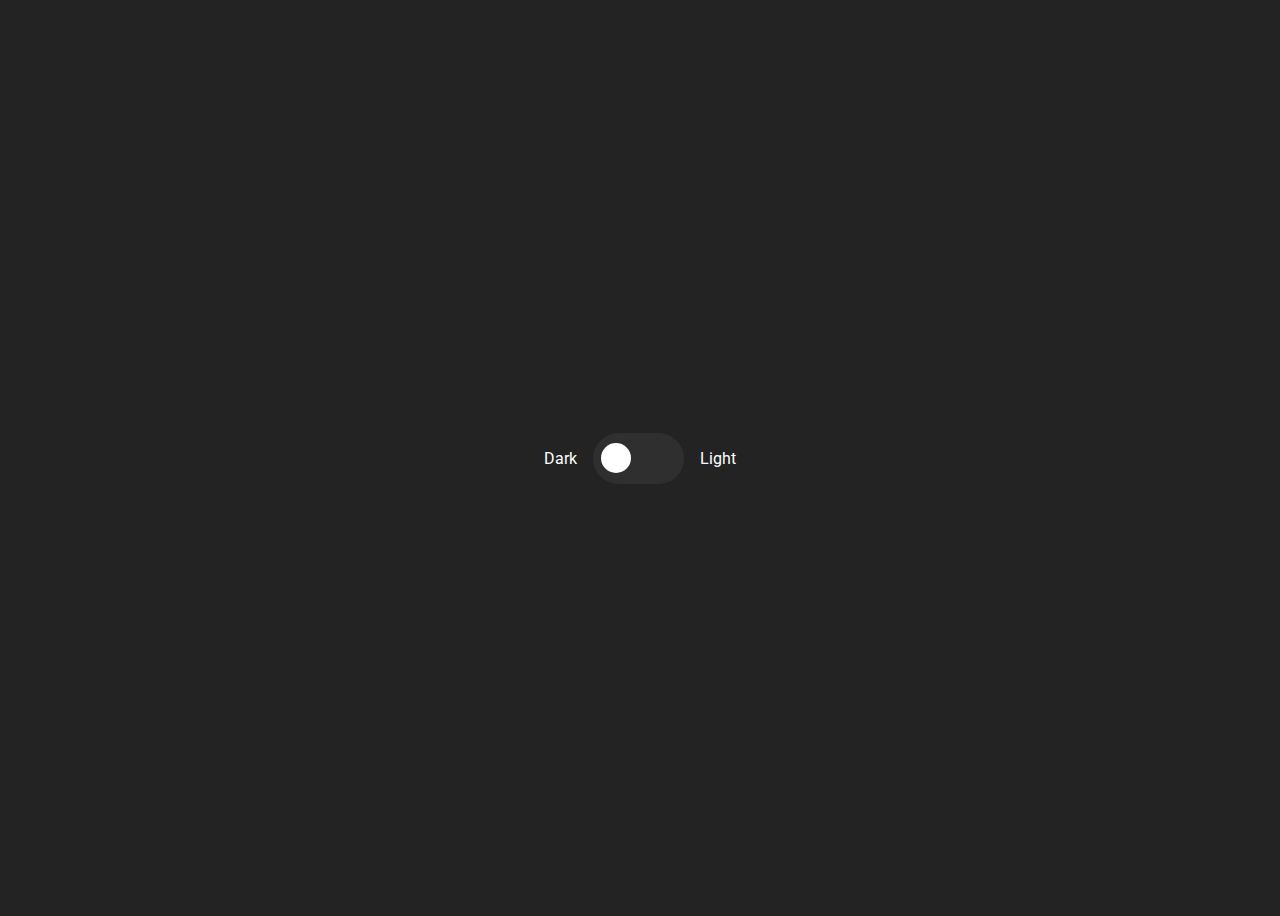
<file: c2/index.html>
<!DOCTYPE html>
<html lang="en">
<head>
    <meta charset="UTF-8">
    <meta http-equiv="X-UA-Compatible" content="IE=edge">
    <meta name="viewport" content="width=device-width, initial-scale=1.0">
    <title>Light and Dark</title>
    <link rel="preconnect" href="https://fonts.googleapis.com">
    <link rel="preconnect" href="https://fonts.gstatic.com" crossorigin>
    <link href="https://fonts.googleapis.com/css2?family=Roboto:wght@300&display=swap" rel="stylesheet">
    <link rel="stylesheet" href="css/main.css">
</head>
<body>

    <div class="container">
        <p class="label">Dark</p>
        <div class="switch" id="switch">
            <div class="handle" id="handle"></div>
        </div>
        <p class="label">Light</p>
    </div>

    <script>
        const switchBtn = document.getElementById('switch')
        const handle = document.getElementById('handle')
        let switchStatus = false;

        switchBtn.addEventListener('click', toggleMode)

        function toggleMode(){
            if(!switchStatus){
                document.documentElement.style.setProperty('--background-color', 'white');
                document.documentElement.style.setProperty('--text-color', 'black');
                handle.classList.add('move-right')
                switchStatus = true
            }else {
                document.documentElement.style.setProperty('--background-color', '#232323');
                document.documentElement.style.setProperty('--text-color', 'white');
                handle.classList.remove('move-right')
                switchStatus = false
            }
        }
    </script>
</body>
</html>
</file>
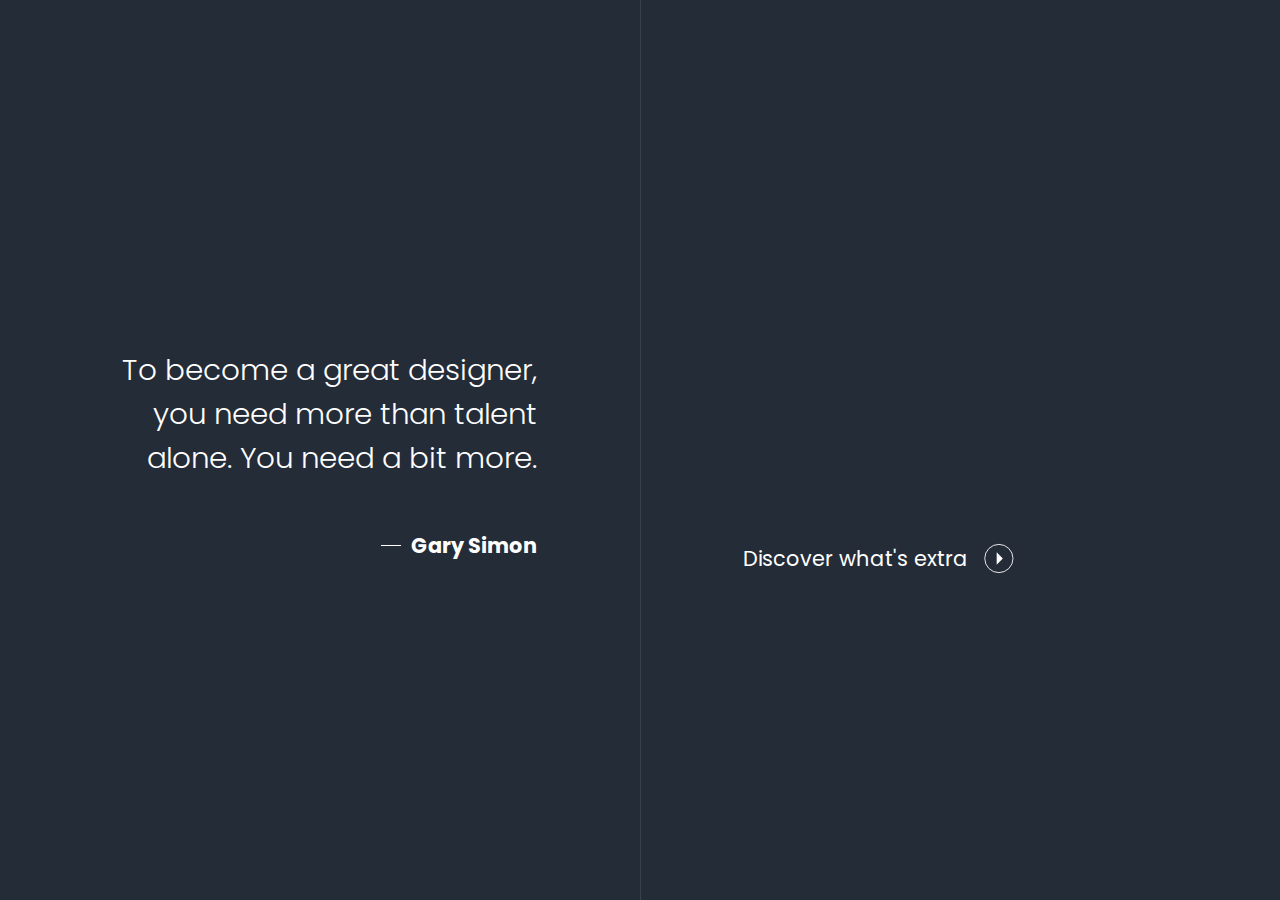
<file: c4/index.html>
<!DOCTYPE html>
<html lang="en">
<head>
    <meta charset="UTF-8">
    <meta http-equiv="X-UA-Compatible" content="IE=edge">
    <meta name="viewport" content="width=device-width, initial-scale=1.0">
    <title>Document</title>
    <link rel="preconnect" href="https://fonts.googleapis.com">
    <link rel="preconnect" href="https://fonts.gstatic.com" crossorigin>
    <link href="https://fonts.googleapis.com/css2?family=Poppins:wght@300;700&display=swap" rel="stylesheet">
    <link rel="stylesheet" href="css/main.css">
</head>
<body>

    <div class="container">
        <div class="left">
            <div class="inner">
                <p class="quote">To become a great designer, you need more than talent alone. You need a bit more.</p>
                <p class="auth">Gary Simon</p>
            </div>
        </div>
        <div class="right">
            <div class="inner">
                <div class="mask mask1">
                    <a href="#" class="cta">
                        <span>Discover what's extra</span>
                        
                        <svg viewBox="0 0 34 34" fill="none" xmlns="http://www.w3.org/2000/svg">
                            <circle cx="16.8571" cy="16.9966" r="16.0034" fill="#242C38" stroke="white"/>
                            <path d="M14.3642 23.9824V10.0107L21.3501 16.9965L14.3642 23.9824Z" fill="white"/>
                        </svg>
                    </a>
                </div>

                <div class="mask">
                    <ul>
                        <li>Dedication</li>
                        <li>Consistency</li>
                        <li>Perseverance</li>
                        <li>Grit</li>
                        <li class="back">+a little bit of insanity</li>
                    </ul>
                </div>
            </div>
        </div>
    </div>


    <script>
        const cta = document.querySelector('.cta');
        const details = document.querySelector('ul');
        const back = document.querySelector('.back');
        let showDetails = false;

        function detailPanel(){
            if(!showDetails){
                cta.style.transform = 'translateX(110%)';
                details.style.transform = 'translateX(0)';
                showDetails = true;
            }else {
                cta.style.transform = 'translateX(0)';
                details.style.transform = 'translateX(-100%)';
                showDetails = false;
            }
        }

        cta.addEventListener('click', () => {
            detailPanel();
        });
        back.addEventListener('click', () => {
            detailPanel();
        });
    </script>
    
</body>
</html>
</file>
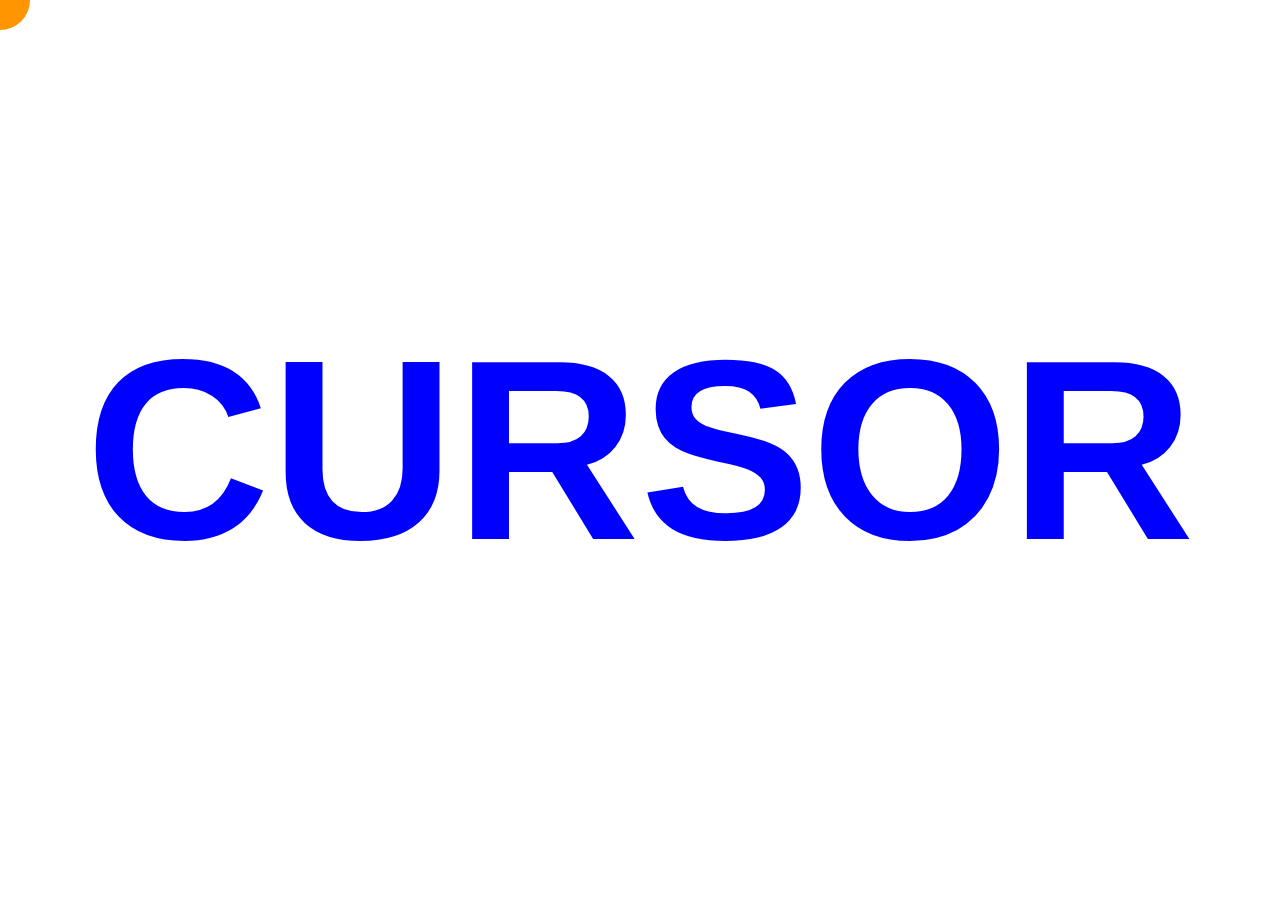
<file: c5/index.html>
<!DOCTYPE html>
<html lang="en">
<head>
    <meta charset="UTF-8">
    <meta name="viewport" content="width=device-width, initial-scale=1.0">
    <title>Document</title>
    <link rel="stylesheet" href="css/main.css">
</head>
<body>
    <div id="cursor"></div>

    <h1>CURSOR</h1>

   <script>
    const cursor = document.getElementById('cursor');


    let settings = {
        mouseX: 0,
        mouseY: 0,
        xPos: 0,
        yPos: 0,
        speed: 15
    }

    let cursorWidth = cursor.offsetWidth
    let cursorHeight = cursor.offsetHeight

    function animate(){

        settings.xPos += (settings.mouseX - settings.xPos) / settings.speed;
        settings.yPos += (settings.mouseY - settings.yPos) / settings.speed;
        
        cursor.style.transform = `translate(${settings.xPos - cursorWidth / 2}px, ${settings.yPos - cursorHeight / 2}px)`
        requestAnimationFrame(animate)
    }
    animate()


    document.addEventListener('mousemove', e => {
        settings.mouseX = e.pageX
        settings.mouseY = e.pageY
    });

   </script>
</body>
</html>
</file>
<file: c2/css/main.css>
:root {
  --background-color: #232323;
  --text-color: white;
}

body {
  background-color: var(--background-color);
  color: var(--text-color);
  display: grid;
  place-content: center;
  height: 100vh;
  transition: background-color 0.3s;
  font-family: "Roboto";
}

.container {
  display: flex;
  gap: 1em;
}
.container .switch {
  width: 75px;
  background: #2F2F2F;
  border-radius: 5em;
  display: flex;
  align-items: center;
  padding: 0.5em;
  cursor: pointer;
}
.container .switch .handle {
  border-radius: 50%;
  width: 30px;
  height: 30px;
  background: white;
  transition: transform 0.3s;
}

.move-right {
  transform: translateX(45px);
}/*# sourceMappingURL=main.css.map */
</file>
<file: c4/css/main.css>
body {
  height: 100vh;
  margin: 0;
  padding: 0;
  background: #242C38;
  color: white;
  font-family: "Poppins";
}

.container {
  display: flex;
  justify-content: center;
  height: 100vh;
}

.left, .right {
  display: grid;
  align-content: center;
  flex: 1;
  padding: 0 8vw;
}

.left {
  border-right: 1px solid rgba(255, 255, 255, 0.1);
}

p.quote, ul {
  font-size: 2.3vw;
  font-weight: 300;
}

p.quote, p.auth {
  text-align: right;
}

p.auth {
  font-weight: bold;
  font-size: 1.3rem;
  position: relative;
  float: right;
}
p.auth:before {
  content: "";
  position: absolute;
  height: 0;
  width: 20px;
  border-bottom: 1px solid white;
  top: 50%;
  left: -30px;
}

.mask {
  overflow: hidden;
}

a.cta {
  color: white;
  display: flex;
  gap: 1em;
  text-decoration: none;
  transition: transform 0.4s cubic-bezier(0.47, 1.64, 0.41, 0.8);
  align-self: flex-end;
}
a.cta span {
  font-size: 1.3rem;
}
a.cta span:hover {
  text-decoration: underline;
}
a.cta svg {
  width: 30px;
}
a.cta:hover circle {
  fill: white;
}
a.cta:hover path {
  fill: #242C38;
}

ul {
  margin: 0;
  padding: 0;
  list-style-type: none;
  transform: translateX(-100%);
  transition: transform 0.4s cubic-bezier(0.47, 1.64, 0.41, 0.8);
}
ul li {
  margin-bottom: 0.3em;
}
ul li.back {
  color: #677A98;
  font-size: 0.7em;
  cursor: pointer;
}

.right .inner {
  position: relative;
}
.right .inner .mask1 {
  position: absolute;
  bottom: 0;
}/*# sourceMappingURL=main.css.map */
</file>
<file: c5/css/main.css>
body {
  margin: 0;
  height: 100vh;
  font-family: "Bebas Neue", sans-serif;
  display: grid;
  place-content: center;
}

h1 {
  font-size: 20vw;
  color: blue;
  pointer-events: none;
}

#cursor {
  position: absolute;
  width: 60px;
  height: 60px;
  border-radius: 50%;
  background: rgb(255, 149, 0);
  pointer-events: none;
  mix-blend-mode: darken;
}/*# sourceMappingURL=main.css.map */
</file>
